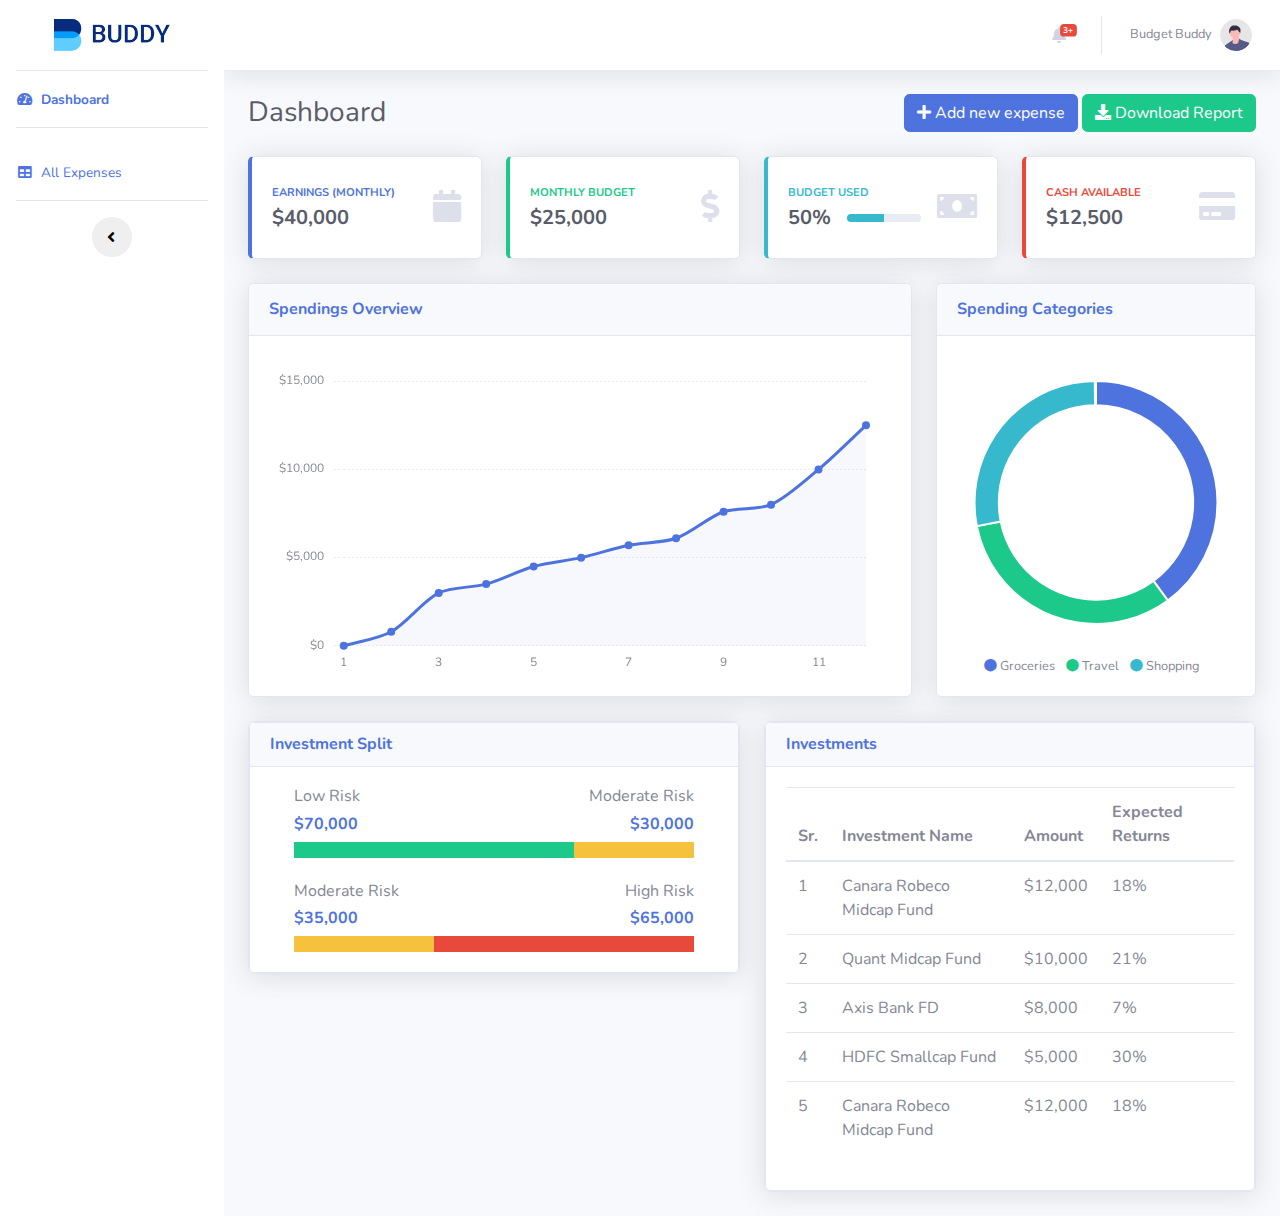
<file: index.html>
<!DOCTYPE html>
<html lang="en">

<head>

    <meta charset="utf-8">
    <meta http-equiv="X-UA-Compatible" content="IE=edge">
    <meta name="viewport" content="width=device-width, initial-scale=1, shrink-to-fit=no">
    <meta name="description" content="">
    <meta name="author" content="">

    <title>Budget Buddy | Dashboard</title>

    <!-- Custom fonts for this template-->
    <link href="vendor/fontawesome-free/css/all.min.css" rel="stylesheet" type="text/css">
    <link
        href="https://fonts.googleapis.com/css?family=Nunito:200,200i,300,300i,400,400i,600,600i,700,700i,800,800i,900,900i"
        rel="stylesheet">

    <!-- Custom styles for this template-->
    <link href="css/sb-admin-2.min.css" rel="stylesheet">

</head>

<body id="page-top">
    <!-- Page Wrapper -->
    <div id="wrapper">
        <!-- Sidebar -->
        <ul class="navbar-nav bg-sidebar sidebar accordion" id="accordionSidebar">
            <!-- Sidebar - Brand -->
            <a class="sidebar-brand d-flex align-items-center justify-content-center" href="index.html">
                <div class="sidebar-brand-icon">
                    <img src="./img/logo2.png" alt="Budget Buddy">
                </div>
            </a>

            <!-- Divider -->
            <hr class="sidebar-divider my-0">

            <!-- Nav Item - Dashboard -->
            <li class="nav-item active">
                <a class="nav-link" href="index.html">
                    <i class="fas fa-fw fa-tachometer-alt"></i>
                    <span>Dashboard</span></a>
            </li>

            <!-- Divider -->
            <hr class="sidebar-divider">

            <!-- Nav Item - Tables -->
            <li class="nav-item">
                <a class="nav-link" href="tables.html">
                    <i class="fas fa-fw fa-table"></i>
                    <span>All Expenses</span></a>
            </li>

            <!-- Divider -->
            <hr class="sidebar-divider d-none d-md-block">

            <!-- Sidebar Toggler (Sidebar) -->
            <div class="text-center d-none d-md-inline">
                <button class="rounded-circle border-0" id="sidebarToggle"></button>
            </div>
        </ul>
        <!-- End of Sidebar -->

        <!-- Content Wrapper -->
        <div id="content-wrapper" class="d-flex flex-column">

            <!-- Main Content -->
            <div id="content">

                <!-- Topbar -->
                <nav class="navbar navbar-expand navbar-light bg-white topbar mb-4 static-top shadow">

                    <!-- Sidebar Toggle (Topbar) -->
                    <button id="sidebarToggleTop" class="btn btn-link d-md-none rounded-circle mr-3">
                        <i class="fa fa-bars"></i>
                    </button>

                    <!-- Topbar Navbar -->
                    <ul class="navbar-nav ml-auto">

                        <!-- Nav Item - Search Dropdown -->
                        <li class="nav-item dropdown no-arrow d-sm-none">
                            <a class="nav-link dropdown-toggle" href="#" id="searchDropdown" role="button"
                                data-toggle="dropdown" aria-haspopup="true" aria-expanded="false">
                                <i class="fas fa-search fa-fw"></i>
                            </a>
                            <!-- Dropdown - Messages -->
                            <div class="dropdown-menu dropdown-menu-right p-3 shadow animated--grow-in"
                                aria-labelledby="searchDropdown">
                                <form class="form-inline mr-auto w-100 navbar-search">
                                    <div class="input-group">
                                        <input type="text" class="form-control bg-light border-0 small"
                                            placeholder="Search for..." aria-label="Search"
                                            aria-describedby="basic-addon2">
                                        <div class="input-group-append">
                                            <button class="btn btn-primary" type="button">
                                                <i class="fas fa-search fa-sm"></i>
                                            </button>
                                        </div>
                                    </div>
                                </form>
                            </div>
                        </li>

                        <!-- Nav Item - Alerts -->
                        <li class="nav-item dropdown no-arrow mx-1">
                            <a class="nav-link dropdown-toggle" href="#" id="alertsDropdown" role="button"
                                data-toggle="dropdown" aria-haspopup="true" aria-expanded="false">
                                <i class="fas fa-bell fa-fw"></i>
                                <!-- Counter - Alerts -->
                                <span class="badge badge-danger badge-counter">3+</span>
                            </a>
                            <!-- Dropdown - Alerts -->
                            <div class="dropdown-list dropdown-menu dropdown-menu-right shadow animated--grow-in"
                                aria-labelledby="alertsDropdown">
                                <h6 class="dropdown-header">
                                    Alerts Center
                                </h6>
                                <a class="dropdown-item d-flex align-items-center" href="#">
                                    <div class="mr-3">
                                        <div class="icon-circle bg-primary">
                                            <i class="fas fa-file-alt text-white"></i>
                                        </div>
                                    </div>
                                    <div>
                                        <div class="small text-gray-500">December 12, 2019</div>
                                        <span class="font-weight-bold">A new monthly report is ready to download!</span>
                                    </div>
                                </a>
                                <a class="dropdown-item d-flex align-items-center" href="#">
                                    <div class="mr-3">
                                        <div class="icon-circle bg-success">
                                            <i class="fas fa-donate text-white"></i>
                                        </div>
                                    </div>
                                    <div>
                                        <div class="small text-gray-500">December 7, 2019</div>
                                        $290.29 has been deposited into your account!
                                    </div>
                                </a>
                                <a class="dropdown-item d-flex align-items-center" href="#">
                                    <div class="mr-3">
                                        <div class="icon-circle bg-warning">
                                            <i class="fas fa-exclamation-triangle text-white"></i>
                                        </div>
                                    </div>
                                    <div>
                                        <div class="small text-gray-500">December 2, 2019</div>
                                        Spending Alert: We've noticed unusually high spending for your account.
                                    </div>
                                </a>
                                <a class="dropdown-item text-center small text-gray-500" href="#">Show All Alerts</a>
                            </div>
                        </li>
                        <div class="topbar-divider d-none d-sm-block"></div>

                        <!-- Nav Item - User Information -->
                        <li class="nav-item dropdown no-arrow">
                            <a class="nav-link dropdown-toggle" href="#" id="userDropdown" role="button"
                                data-toggle="dropdown" aria-haspopup="true" aria-expanded="false">
                                <span class="mr-2 d-none d-lg-inline text-gray-600 small">Budget Buddy</span>
                                <img class="img-profile rounded-circle" src="img/undraw_profile.svg">
                            </a>
                            <!-- Dropdown - User Information -->
                            <div class="dropdown-menu dropdown-menu-right shadow animated--grow-in"
                                aria-labelledby="userDropdown">
                                <a class="dropdown-item" href="#">
                                    <i class="fas fa-user fa-sm fa-fw mr-2 text-gray-400"></i>
                                    Profile
                                </a>
                                <a class="dropdown-item" href="#">
                                    <i class="fas fa-cogs fa-sm fa-fw mr-2 text-gray-400"></i>
                                    Settings
                                </a>
                                <div class="dropdown-divider"></div>
                                <a class="dropdown-item" href="#" data-toggle="modal" data-target="#logoutModal">
                                    <i class="fas fa-sign-out-alt fa-sm fa-fw mr-2 text-gray-400"></i>
                                    Logout
                                </a>
                            </div>
                        </li>

                    </ul>

                </nav>
                <!-- End of Topbar -->

                <!-- Begin Page Content -->
                <div class="container-fluid">

                    <!-- Page Heading -->
                    <div class="d-sm-flex align-items-center justify-content-between mb-4">
                        <h1 class="h3 mb-0 text-gray-800">Dashboard</h1>
                        <div>
                            <button class="btn btn-primary btn-md" data-toggle="modal" data-target="#addExpenseModal">
                                <i class="fas fa-plus"></i> Add new expense
                            </button>
                            <button class="btn btn-success btn-md" data-toggle="modal" data-target="#downloadReportModal">
                                <i class="fas fa-download"></i> Download Report
                            </button>
                        </div>
                    </div>
                    <!-- Modal Add Expense -->
                    <div class="modal fade" id="addExpenseModal" tabindex="-1" role="dialog"
                        aria-labelledby="addExpenseModalTitle" aria-hidden="true">
                        <div class="modal-dialog modal-dialog-centered" role="document">
                            <div class="modal-content">
                                <div class="modal-header">
                                    <h5 class="modal-title" id="exampleModalLongTitle">Add an expense</h5>
                                    <button type="button" class="close" data-dismiss="modal" aria-label="Close">
                                        <span aria-hidden="true">&times;</span>
                                    </button>
                                </div>
                                <div class="modal-body">
                                    <div class="container">
                                        <form>
                                            <div class="form-group">
                                                <label for="expensefor">Reason of Expense</label>
                                                <input type="text" class="form-control" id="expensefor"
                                                    placeholder="Expense, eg: Dinner with wife">
                                            </div>
                                            <div class="form-group">
                                                <label for="methodofpayment">Method of Payment</label>
                                                <select class="form-control" id="methodofpayment">
                                                    <option value="" selected disabled>Choose a method</option>
                                                    <option value="Cash">Cash</option>
                                                    <option value="Debit Card">Debit Card</option>
                                                    <option value="Credit Card">Credit Card</option>
                                                    <option value="Net Banking">Net Banking</option>
                                                    <option value="Other">Other</option>
                                                </select>
                                            </div>
                                            <div class="form-group">
                                                <label for="place">Place of Transaction</label>
                                                <input type="text" class="form-control" id="place"
                                                    placeholder="Place, eg: Mc Donald's">
                                            </div>
                                            <div class="form-group">
                                                <label for="date">Date</label>
                                                <input type="date" class="form-control" id="date">
                                            </div>
                                            <div class="form-group">
                                                <label for="amount">Amount</label>
                                                <div class="input-group">
                                                    <div class="input-group-prepend">
                                                        <div class="input-group-text">$</div>
                                                    </div>
                                                    <input type="number" class="form-control" id="amount">
                                                </div>
                                            </div>
                                        </form>
                                    </div>
                                </div>
                                <div class="modal-footer">
                                    <button type="button" class="btn btn-secondary" data-dismiss="modal">Close</button>
                                    <button type="button" class="btn btn-primary">Save</button>
                                </div>
                            </div>
                        </div>
                    </div>

                    <!-- Modal Download Report -->
                    <div class="modal fade" id="downloadReportModal" tabindex="-1" role="dialog"
                        aria-labelledby="downloadReportModalTitle" aria-hidden="true">
                        <div class="modal-dialog modal-dialog-centered" role="document">
                            <div class="modal-content">
                                <div class="modal-header">
                                    <h5 class="modal-title" id="downloadModalLongTitle">Download Monthly Report</h5>
                                    <button type="button" class="close" data-dismiss="modal" aria-label="Close">
                                        <span aria-hidden="true">&times;</span>
                                    </button>
                                </div>
                                <div class="modal-body">
                                    <div class="container">
                                        <form>
                                            <div class="container-fluid">
                                                <div class="row">
                                                    <div class="col-6">
                                                        <div class="form-group">
                                                            <label for="yearofreport">Select Year</label>
                                                            <select class="form-control" id="yearofreport">
                                                                <option value="" selected disabled>Choose Year</option>
                                                                <option value="2019">2019</option>
                                                                <option value="2020">2020</option>
                                                                <option value="2021">2021</option>
                                                                <option value="2022">2022</option>
                                                            </select>
                                                        </div>
                                                    </div>
                                                    <div class="col-6">
                                                        <div class="form-group">
                                                            <label for="monthofreport">Select Month</label>
                                                            <select class="form-control" id="monthofreport">
                                                                <option value="" selected disabled>Choose Month</option>
                                                                <option value="January">January</option>
                                                                <option value="February">February</option>
                                                                <option value="March">March</option>
                                                                <option value="April">April</option>
                                                                <option value="May">May</option>
                                                                <option value="June">June</option>
                                                                <option value="July">July</option>
                                                                <option value="August">August</option>
                                                                <option value="September">September</option>
                                                                <option value="October">October</option>
                                                                <option value="November">November</option>
                                                                <option value="December">December</option>
                                                            </select>
                                                        </div>
                                                    </div>
                                                </div>
                                            </div>
                                            <div class="form-group">
                                                <input type="checkbox" name="includeAnalysis" id="analysis">
                                                <label for="expensefor">Include Analysis</label>
                                            </div>
                                            
                                            
                                        </form>
                                    </div>
                                </div>
                                <div class="modal-footer">
                                    <button type="button" class="btn btn-secondary" data-dismiss="modal">Close</button>
                                    <button type="button" class="btn btn-primary">Save</button>
                                </div>
                            </div>
                        </div>
                    </div>


                    <!-- Content Row -->
                    <div class="row">

                        <!-- Earnings (Monthly) Card Example -->
                        <div class="col-xl-3 col-md-6 mb-4">
                            <div class="card border-left-primary shadow h-100 py-2">
                                <div class="card-body">
                                    <div class="row no-gutters align-items-center">
                                        <div class="col mr-2">
                                            <div class="text-xs font-weight-bold text-primary text-uppercase mb-1">
                                                Earnings (Monthly)</div>
                                            <div class="h5 mb-0 font-weight-bold text-gray-800">$40,000</div>
                                        </div>
                                        <div class="col-auto">
                                            <i class="fas fa-calendar fa-2x text-gray-300"></i>
                                        </div>
                                    </div>
                                </div>
                            </div>
                        </div>

                        <!-- Earnings (Monthly) Card Example -->
                        <div class="col-xl-3 col-md-6 mb-4">
                            <div class="card border-left-success shadow h-100 py-2">
                                <div class="card-body">
                                    <div class="row no-gutters align-items-center">
                                        <div class="col mr-2">
                                            <div class="text-xs font-weight-bold text-success text-uppercase mb-1">
                                                Monthly Budget</div>
                                            <div class="h5 mb-0 font-weight-bold text-gray-800">$25,000</div>
                                        </div>
                                        <div class="col-auto">
                                            <i class="fas fa-dollar-sign fa-2x text-gray-300"></i>
                                        </div>
                                    </div>
                                </div>
                            </div>
                        </div>

                        <!-- Earnings (Monthly) Card Example -->
                        <div class="col-xl-3 col-md-6 mb-4">
                            <div class="card border-left-info shadow h-100 py-2">
                                <div class="card-body">
                                    <div class="row no-gutters align-items-center">
                                        <div class="col mr-2">
                                            <div class="text-xs font-weight-bold text-info text-uppercase mb-1">Budget
                                                Used
                                            </div>
                                            <div class="row no-gutters align-items-center">
                                                <div class="col-auto">
                                                    <div class="h5 mb-0 mr-3 font-weight-bold text-gray-800">50%</div>
                                                </div>
                                                <div class="col">
                                                    <div class="progress progress-sm mr-2">
                                                        <div class="progress-bar bg-info" role="progressbar"
                                                            style="width: 50%" aria-valuenow="50" aria-valuemin="0"
                                                            aria-valuemax="100"></div>
                                                    </div>
                                                </div>
                                            </div>
                                        </div>
                                        <div class="col-auto">
                                            <i class="fas fa-money-bill fa-2x text-gray-300"></i>
                                        </div>
                                    </div>
                                </div>
                            </div>
                        </div>

                        <!-- Pending Requests Card Example -->
                        <div class="col-xl-3 col-md-6 mb-4">
                            <div class="card border-left-danger shadow h-100 py-2">
                                <div class="card-body">
                                    <div class="row no-gutters align-items-center">
                                        <div class="col mr-2">
                                            <div class="text-xs font-weight-bold text-danger text-uppercase mb-1">
                                                Cash Available</div>
                                            <div class="h5 mb-0 font-weight-bold text-gray-800">$12,500</div>
                                        </div>
                                        <div class="col-auto">
                                            <i class="fas fa-credit-card fa-2x text-gray-300"></i>
                                        </div>
                                    </div>
                                </div>
                            </div>
                        </div>
                    </div>

                    <!-- Content Row -->

                    <div class="row">

                        <!-- Area Chart -->
                        <div class="col-xl-8 col-lg-7">
                            <div class="card shadow mb-4">
                                <!-- Card Header - Dropdown -->
                                <div
                                    class="card-header py-3 d-flex flex-row align-items-center justify-content-between">
                                    <h6 class="m-0 font-weight-bold text-primary">Spendings Overview</h6>
                                </div>
                                <!-- Card Body -->
                                <div class="card-body">
                                    <div class="chart-area">
                                        <canvas id="myAreaChart"></canvas>
                                    </div>
                                </div>
                            </div>
                        </div>

                        <!-- Pie Chart -->
                        <div class="col-xl-4 col-lg-5">
                            <div class="card shadow mb-4">
                                <!-- Card Header - Dropdown -->
                                <div
                                    class="card-header py-3 d-flex flex-row align-items-center justify-content-between">
                                    <h6 class="m-0 font-weight-bold text-primary">Spending Categories</h6>
                                </div>
                                <!-- Card Body -->
                                <div class="card-body">
                                    <div class="chart-pie pt-4 pb-2">
                                        <canvas id="myPieChart"></canvas>
                                    </div>
                                    <div class="mt-4 text-center small">
                                        <span class="mr-2">
                                            <i class="fas fa-circle text-primary"></i> Groceries
                                        </span>
                                        <span class="mr-2">
                                            <i class="fas fa-circle text-success"></i> Travel
                                        </span>
                                        <span class="mr-2">
                                            <i class="fas fa-circle text-info"></i> Shopping
                                        </span>
                                    </div>
                                </div>
                            </div>
                        </div>
                    </div>


                    <div class="row">
                        <div class="col-xl-6 col-md-12">
                            <div class="card shadow mb-4">
                                <div class="card">
                                    <div class="card-header">
                                        <h6 class="text-primary m-0 font-weight-bold">Investment Split</h6>
                                    </div>
                                    <div class="card-body">
                                        <div class="container-fluid">
                                            <div class="d-flex justify-content-between">
                                                <h6>Low Risk</h6>
                                                <h6>Moderate Risk</h6>
                                            </div>
                                            <div class="d-flex justify-content-between text-primary">
                                                <h6 class="font-weight-bolder">$70,000</h6>
                                                <h6 class="font-weight-bolder">$30,000</h6>
                                            </div>
                                            <div class="progress-stacked d-flex">
                                                <div class="progress bg-success rounded-0" role="progressbar"
                                                    aria-label="Segment one" aria-valuenow="70" aria-valuemin="0"
                                                    aria-valuemax="100" style="width: 70%">
                                                    <div class="progress-bar"></div>
                                                </div>
                                                <div class="progress bg-warning rounded-0" role="progressbar"
                                                    aria-label="Segment two" aria-valuenow="30" aria-valuemin="0"
                                                    aria-valuemax="100" style="width: 30%">
                                                    <div class="progress-bar"></div>
                                                </div>
                                            </div>
                                        </div>

                                        <div class="container-fluid mt-4">
                                            <div class="d-flex justify-content-between">
                                                <h6>Moderate Risk</h6>
                                                <h6>High Risk</h6>
                                            </div>
                                            <div class="d-flex justify-content-between text-primary">
                                                <h6 class="font-weight-bolder">$35,000</h6>
                                                <h6 class="font-weight-bolder">$65,000</h6>
                                            </div>
                                            <div class="progress-stacked d-flex rounded-3 overflow-hidden">
                                                <div class="progress bg-warning rounded-0" role="progressbar"
                                                    aria-label="Segment one" aria-valuenow="35" aria-valuemin="0"
                                                    aria-valuemax="100" style="width: 35%">
                                                    <div class="progress-bar"></div>
                                                </div>
                                                <div class="progress bg-danger rounded-0" role="progressbar"
                                                    aria-label="Segment two" aria-valuenow="65" aria-valuemin="0"
                                                    aria-valuemax="100" style="width: 65%">
                                                    <div class="progress-bar"></div>
                                                </div>
                                            </div>
                                        </div>
                                    </div>
                                </div>
                            </div>
                        </div>
                        <div class="col-xl-6 col-md-12">
                            <div class="card shadow mb-4">
                                <div class="card">
                                    <div class="card-header">
                                        <h6 class="text-primary m-0 font-weight-bold">Investments</h6>
                                    </div>
                                    <div class="card-body">
                                        <table class="table table-stripped">
                                            <thead>
                                                <th>Sr.</th>
                                                <th>Investment Name</th>
                                                <th>Amount</th>
                                                <th>Expected Returns</th>
                                            </thead>
                                            <tbody>
                                                <tr>
                                                    <td>1</td>
                                                    <td>Canara Robeco Midcap Fund</td>
                                                    <td>$12,000</td>
                                                    <td>18%</td>
                                                </tr>
                                                <tr>
                                                    <td>2</td>
                                                    <td>Quant Midcap Fund</td>
                                                    <td>$10,000</td>
                                                    <td>21%</td>
                                                </tr>
                                                <tr>
                                                    <td>3</td>
                                                    <td>Axis Bank FD</td>
                                                    <td>$8,000</td>
                                                    <td>7%</td>
                                                </tr>
                                                <tr>
                                                    <td>4</td>
                                                    <td>HDFC Smallcap Fund</td>
                                                    <td>$5,000</td>
                                                    <td>30%</td>
                                                </tr>
                                                <tr>
                                                    <td>5</td>
                                                    <td>Canara Robeco Midcap Fund</td>
                                                    <td>$12,000</td>
                                                    <td>18%</td>
                                                </tr>
                                            </tbody>
                                        </table>
                                    </div>
                                </div>
                            </div>
                        </div>
                    </div>
                    <!-- /.container-fluid -->

                </div>
                <!-- End of Main Content -->

            </div>
            <!-- End of Content Wrapper -->

        </div>
        <!-- End of Page Wrapper -->

        <!-- Scroll to Top Button-->
        <a class="scroll-to-top rounded" href="#page-top">
            <i class="fas fa-angle-up"></i>
        </a>

        <!-- Logout Modal-->
        <div class="modal fade" id="logoutModal" tabindex="-1" role="dialog" aria-labelledby="exampleModalLabel"
            aria-hidden="true">
            <div class="modal-dialog" role="document">
                <div class="modal-content">
                    <div class="modal-header">
                        <h5 class="modal-title" id="exampleModalLabel">Ready to Leave?</h5>
                        <button class="close" type="button" data-dismiss="modal" aria-label="Close">
                            <span aria-hidden="true">×</span>
                        </button>
                    </div>
                    <div class="modal-body">Select "Logout" below if you are ready to end your current session.</div>
                    <div class="modal-footer">
                        <button class="btn btn-secondary" type="button" data-dismiss="modal">Cancel</button>
                        <a class="btn btn-primary" href="login.html">Logout</a>
                    </div>
                </div>
            </div>
        </div>

        <!-- Bootstrap core JavaScript-->
        <script src="vendor/jquery/jquery.min.js"></script>
        <script src="vendor/bootstrap/js/bootstrap.bundle.min.js"></script>

        <!-- Core plugin JavaScript-->
        <script src="vendor/jquery-easing/jquery.easing.min.js"></script>

        <!-- Custom scripts for all pages-->
        <script src="js/sb-admin-2.min.js"></script>

        <!-- Page level plugins -->
        <script src="vendor/chart.js/Chart.min.js"></script>

        <!-- Page level custom scripts -->
        <script src="js/demo/chart-area-demo.js"></script>
        <script src="js/demo/chart-pie-demo.js"></script>


        <script>

        </script>
</body>

</html>
</file>
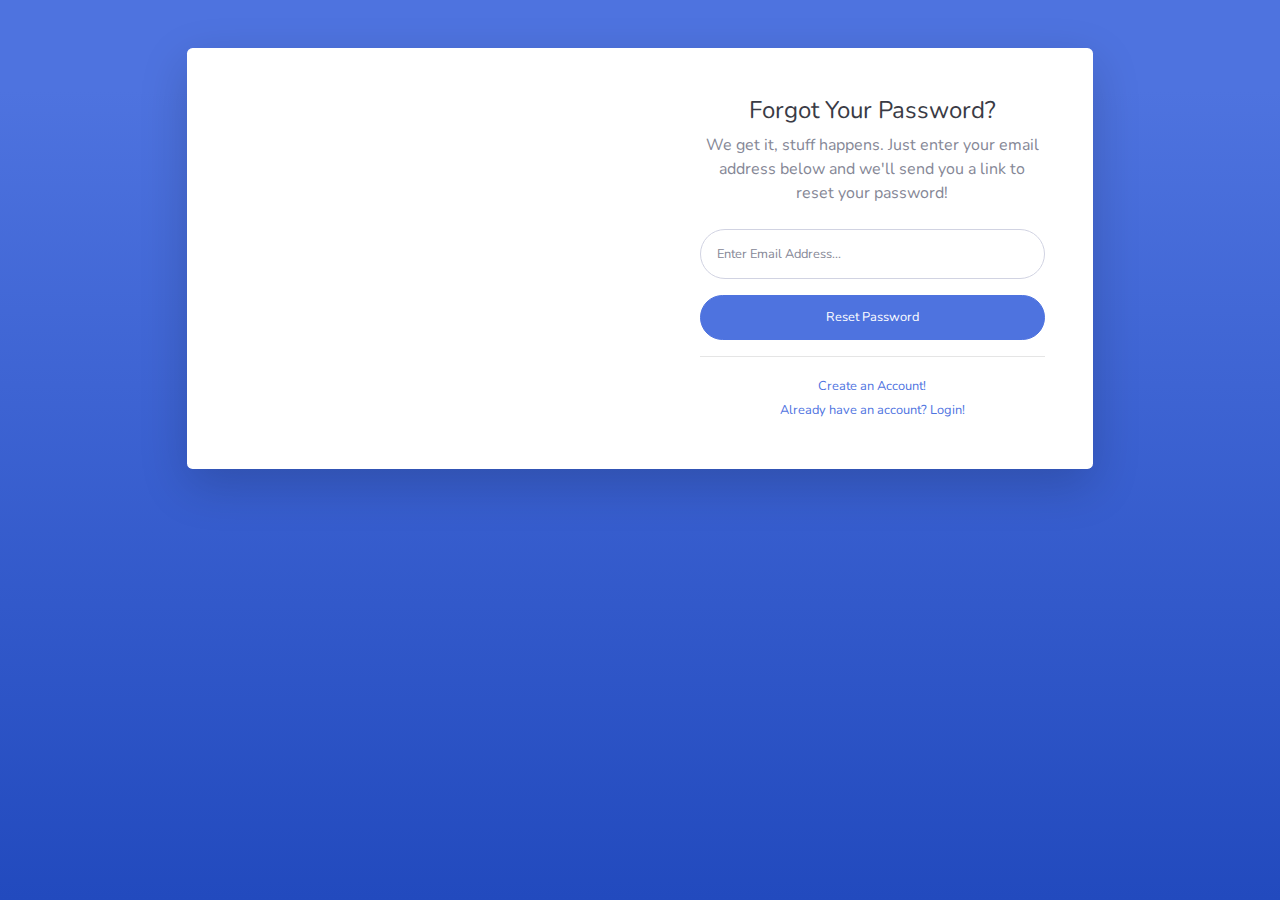
<file: forgot-password.html>
<!DOCTYPE html>
<html lang="en">

<head>

    <meta charset="utf-8">
    <meta http-equiv="X-UA-Compatible" content="IE=edge">
    <meta name="viewport" content="width=device-width, initial-scale=1, shrink-to-fit=no">
    <meta name="description" content="">
    <meta name="author" content="">

    <title>SB Admin 2 - Forgot Password</title>

    <!-- Custom fonts for this template-->
    <link href="vendor/fontawesome-free/css/all.min.css" rel="stylesheet" type="text/css">
    <link
        href="https://fonts.googleapis.com/css?family=Nunito:200,200i,300,300i,400,400i,600,600i,700,700i,800,800i,900,900i"
        rel="stylesheet">

    <!-- Custom styles for this template-->
    <link href="css/sb-admin-2.min.css" rel="stylesheet">

</head>

<body class="bg-gradient-primary">

    <div class="container">

        <!-- Outer Row -->
        <div class="row justify-content-center">

            <div class="col-xl-10 col-lg-12 col-md-9">

                <div class="card o-hidden border-0 shadow-lg my-5">
                    <div class="card-body p-0">
                        <!-- Nested Row within Card Body -->
                        <div class="row">
                            <div class="col-lg-6 d-none d-lg-block bg-password-image"></div>
                            <div class="col-lg-6">
                                <div class="p-5">
                                    <div class="text-center">
                                        <h1 class="h4 text-gray-900 mb-2">Forgot Your Password?</h1>
                                        <p class="mb-4">We get it, stuff happens. Just enter your email address below
                                            and we'll send you a link to reset your password!</p>
                                    </div>
                                    <form class="user">
                                        <div class="form-group">
                                            <input type="email" class="form-control form-control-user"
                                                id="exampleInputEmail" aria-describedby="emailHelp"
                                                placeholder="Enter Email Address...">
                                        </div>
                                        <a href="login.html" class="btn btn-primary btn-user btn-block">
                                            Reset Password
                                        </a>
                                    </form>
                                    <hr>
                                    <div class="text-center">
                                        <a class="small" href="register.html">Create an Account!</a>
                                    </div>
                                    <div class="text-center">
                                        <a class="small" href="login.html">Already have an account? Login!</a>
                                    </div>
                                </div>
                            </div>
                        </div>
                    </div>
                </div>

            </div>

        </div>

    </div>

    <!-- Bootstrap core JavaScript-->
    <script src="vendor/jquery/jquery.min.js"></script>
    <script src="vendor/bootstrap/js/bootstrap.bundle.min.js"></script>

    <!-- Core plugin JavaScript-->
    <script src="vendor/jquery-easing/jquery.easing.min.js"></script>

    <!-- Custom scripts for all pages-->
    <script src="js/sb-admin-2.min.js"></script>

</body>

</html>
</file>
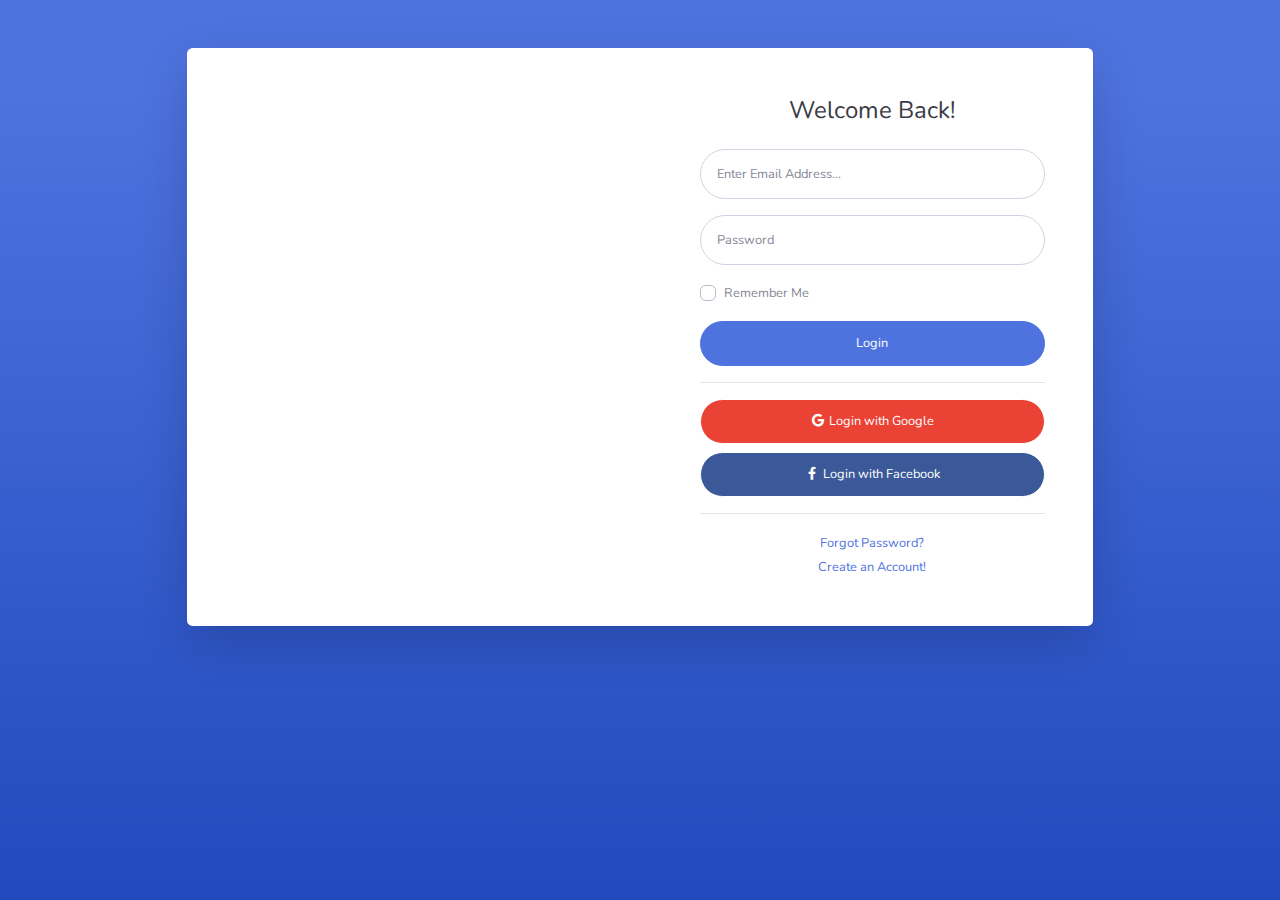
<file: login.html>
<!DOCTYPE html>
<html lang="en">

<head>

    <meta charset="utf-8">
    <meta http-equiv="X-UA-Compatible" content="IE=edge">
    <meta name="viewport" content="width=device-width, initial-scale=1, shrink-to-fit=no">
    <meta name="description" content="">
    <meta name="author" content="">

    <title>Budget Buddy</title>

    <!-- Custom fonts for this template-->
    <link href="vendor/fontawesome-free/css/all.min.css" rel="stylesheet" type="text/css">
    <link
        href="https://fonts.googleapis.com/css?family=Nunito:200,200i,300,300i,400,400i,600,600i,700,700i,800,800i,900,900i"
        rel="stylesheet">

    <!-- Custom styles for this template-->
    <link href="css/sb-admin-2.min.css" rel="stylesheet">

</head>

<body class="bg-gradient-primary">

    <div class="container">

        <!-- Outer Row -->
        <div class="row justify-content-center">

            <div class="col-xl-10 col-lg-12 col-md-9">

                <div class="card o-hidden border-0 shadow-lg my-5">
                    <div class="card-body p-0">
                        <!-- Nested Row within Card Body -->
                        <div class="row">
                            <div class="col-lg-6 d-none d-lg-block bg-login-image"></div>
                            <div class="col-lg-6">
                                <div class="p-5">
                                    <div class="text-center">
                                        <h1 class="h4 text-gray-900 mb-4">Welcome Back!</h1>
                                    </div>
                                    <form class="user">
                                        <div class="form-group">
                                            <input type="email" class="form-control form-control-user"
                                                id="exampleInputEmail" aria-describedby="emailHelp"
                                                placeholder="Enter Email Address...">
                                        </div>
                                        <div class="form-group">
                                            <input type="password" class="form-control form-control-user"
                                                id="exampleInputPassword" placeholder="Password">
                                        </div>
                                        <div class="form-group">
                                            <div class="custom-control custom-checkbox small">
                                                <input type="checkbox" class="custom-control-input" id="customCheck">
                                                <label class="custom-control-label" for="customCheck">Remember
                                                    Me</label>
                                            </div>
                                        </div>
                                        <a href="index.html" class="btn btn-primary btn-user btn-block">
                                            Login
                                        </a>
                                        <hr>
                                        <a href="index.html" class="btn btn-google btn-user btn-block">
                                            <i class="fab fa-google fa-fw"></i> Login with Google
                                        </a>
                                        <a href="index.html" class="btn btn-facebook btn-user btn-block">
                                            <i class="fab fa-facebook-f fa-fw"></i> Login with Facebook
                                        </a>
                                    </form>
                                    <hr>
                                    <div class="text-center">
                                        <a class="small" href="forgot-password.html">Forgot Password?</a>
                                    </div>
                                    <div class="text-center">
                                        <a class="small" href="register.html">Create an Account!</a>
                                    </div>
                                </div>
                            </div>
                        </div>
                    </div>
                </div>

            </div>

        </div>

    </div>

    <!-- Bootstrap core JavaScript-->
    <script src="vendor/jquery/jquery.min.js"></script>
    <script src="vendor/bootstrap/js/bootstrap.bundle.min.js"></script>

    <!-- Core plugin JavaScript-->
    <script src="vendor/jquery-easing/jquery.easing.min.js"></script>

    <!-- Custom scripts for all pages-->
    <script src="js/sb-admin-2.min.js"></script>

</body>

</html>
</file>
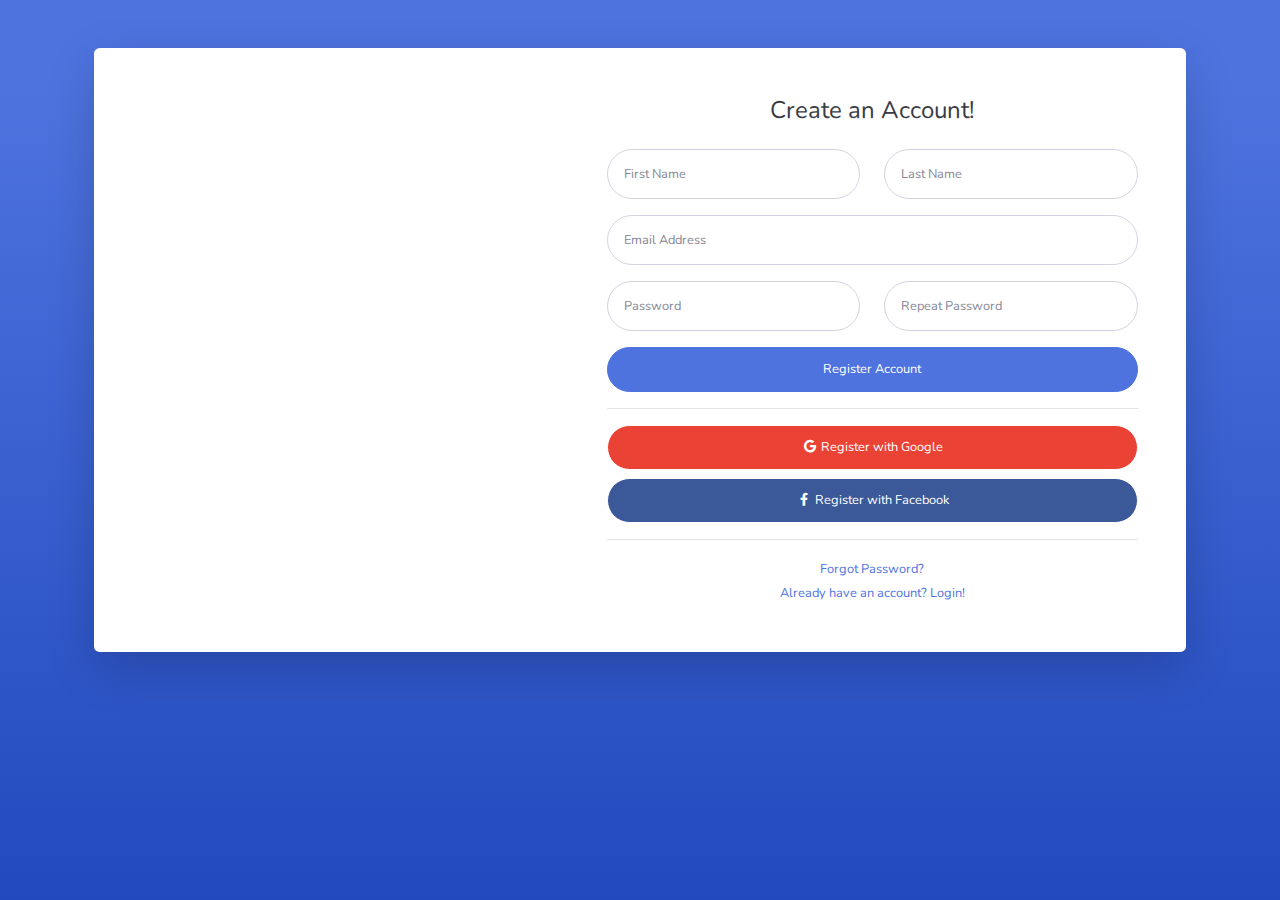
<file: register.html>
<!DOCTYPE html>
<html lang="en">

<head>

    <meta charset="utf-8">
    <meta http-equiv="X-UA-Compatible" content="IE=edge">
    <meta name="viewport" content="width=device-width, initial-scale=1, shrink-to-fit=no">
    <meta name="description" content="">
    <meta name="author" content="">

    <title>SB Admin 2 - Register</title>

    <!-- Custom fonts for this template-->
    <link href="vendor/fontawesome-free/css/all.min.css" rel="stylesheet" type="text/css">
    <link
        href="https://fonts.googleapis.com/css?family=Nunito:200,200i,300,300i,400,400i,600,600i,700,700i,800,800i,900,900i"
        rel="stylesheet">

    <!-- Custom styles for this template-->
    <link href="css/sb-admin-2.min.css" rel="stylesheet">

</head>

<body class="bg-gradient-primary">

    <div class="container">

        <div class="card o-hidden border-0 shadow-lg my-5">
            <div class="card-body p-0">
                <!-- Nested Row within Card Body -->
                <div class="row">
                    <div class="col-lg-5 d-none d-lg-block bg-register-image"></div>
                    <div class="col-lg-7">
                        <div class="p-5">
                            <div class="text-center">
                                <h1 class="h4 text-gray-900 mb-4">Create an Account!</h1>
                            </div>
                            <form class="user">
                                <div class="form-group row">
                                    <div class="col-sm-6 mb-3 mb-sm-0">
                                        <input type="text" class="form-control form-control-user" id="exampleFirstName"
                                            placeholder="First Name">
                                    </div>
                                    <div class="col-sm-6">
                                        <input type="text" class="form-control form-control-user" id="exampleLastName"
                                            placeholder="Last Name">
                                    </div>
                                </div>
                                <div class="form-group">
                                    <input type="email" class="form-control form-control-user" id="exampleInputEmail"
                                        placeholder="Email Address">
                                </div>
                                <div class="form-group row">
                                    <div class="col-sm-6 mb-3 mb-sm-0">
                                        <input type="password" class="form-control form-control-user"
                                            id="exampleInputPassword" placeholder="Password">
                                    </div>
                                    <div class="col-sm-6">
                                        <input type="password" class="form-control form-control-user"
                                            id="exampleRepeatPassword" placeholder="Repeat Password">
                                    </div>
                                </div>
                                <a href="login.html" class="btn btn-primary btn-user btn-block">
                                    Register Account
                                </a>
                                <hr>
                                <a href="index.html" class="btn btn-google btn-user btn-block">
                                    <i class="fab fa-google fa-fw"></i> Register with Google
                                </a>
                                <a href="index.html" class="btn btn-facebook btn-user btn-block">
                                    <i class="fab fa-facebook-f fa-fw"></i> Register with Facebook
                                </a>
                            </form>
                            <hr>
                            <div class="text-center">
                                <a class="small" href="forgot-password.html">Forgot Password?</a>
                            </div>
                            <div class="text-center">
                                <a class="small" href="login.html">Already have an account? Login!</a>
                            </div>
                        </div>
                    </div>
                </div>
            </div>
        </div>

    </div>

    <!-- Bootstrap core JavaScript-->
    <script src="vendor/jquery/jquery.min.js"></script>
    <script src="vendor/bootstrap/js/bootstrap.bundle.min.js"></script>

    <!-- Core plugin JavaScript-->
    <script src="vendor/jquery-easing/jquery.easing.min.js"></script>

    <!-- Custom scripts for all pages-->
    <script src="js/sb-admin-2.min.js"></script>

</body>

</html>
</file>
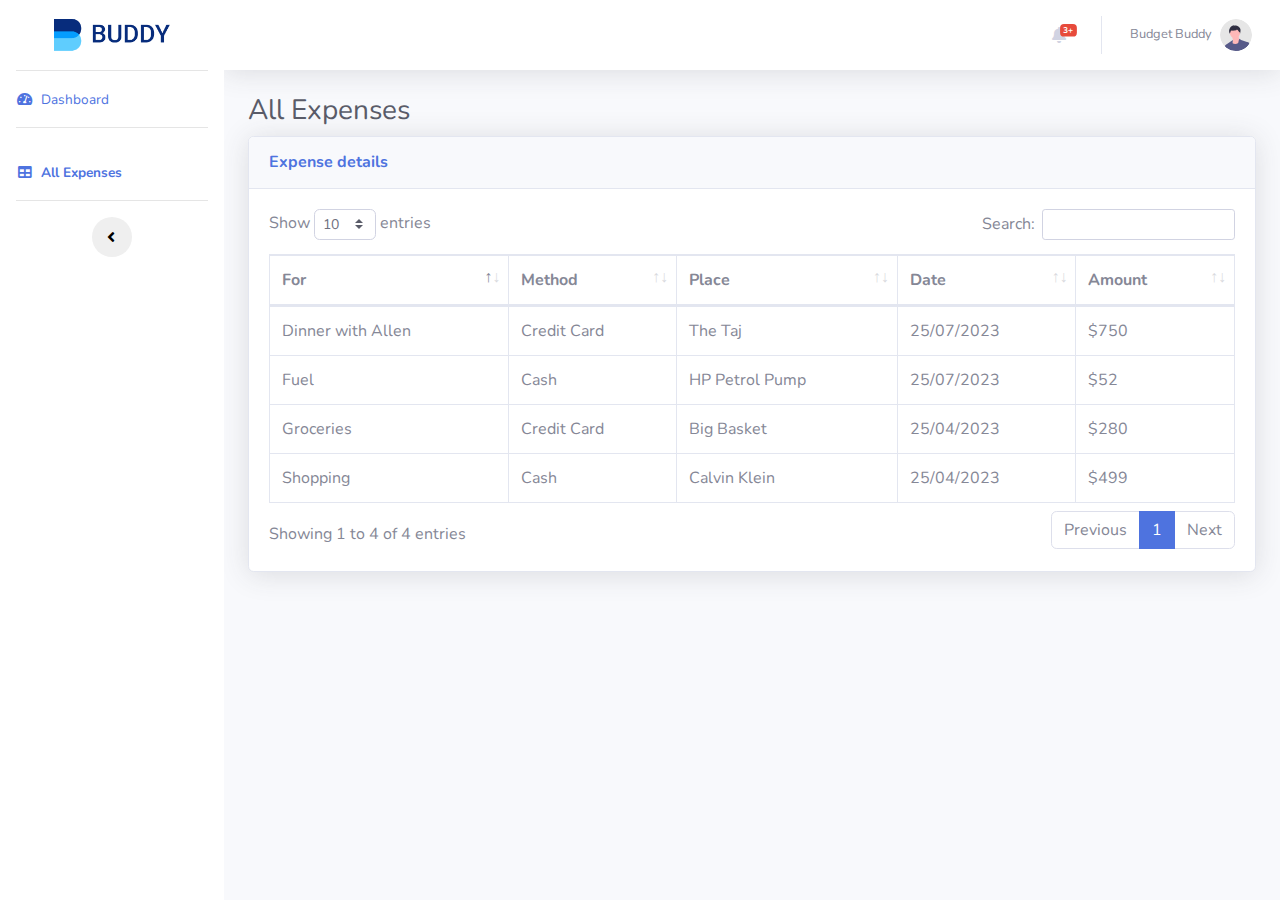
<file: tables.html>
<!DOCTYPE html>
<html lang="en">

<head>

    <meta charset="utf-8">
    <meta http-equiv="X-UA-Compatible" content="IE=edge">
    <meta name="viewport" content="width=device-width, initial-scale=1, shrink-to-fit=no">
    <meta name="description" content="">
    <meta name="author" content="">

    <title>Budget Buddy | All Expenses</title>

    <!-- Custom fonts for this template -->
    <link href="vendor/fontawesome-free/css/all.min.css" rel="stylesheet" type="text/css">
    <link
        href="https://fonts.googleapis.com/css?family=Nunito:200,200i,300,300i,400,400i,600,600i,700,700i,800,800i,900,900i"
        rel="stylesheet">

    <!-- Custom styles for this template -->
    <link href="css/sb-admin-2.min.css" rel="stylesheet">

    <!-- Custom styles for this page -->
    <link href="vendor/datatables/dataTables.bootstrap4.min.css" rel="stylesheet">

</head>

<body id="page-top">

    <!-- Page Wrapper -->
    <div id="wrapper">

        <!-- Sidebar -->
        <ul class="navbar-nav bg-sidebar sidebar accordion" id="accordionSidebar">

            <!-- Sidebar - Brand -->
            <a class="sidebar-brand d-flex align-items-center justify-content-center" href="index.html">
                <div class="sidebar-brand-icon">
                    <img src="./img/logo2.png" alt="Budget Buddy">
                </div>
            </a>

            <!-- Divider -->
            <hr class="sidebar-divider my-0">

            <!-- Nav Item - Dashboard -->
            <li class="nav-item">
                <a class="nav-link" href="index.html">
                    <i class="fas fa-fw fa-tachometer-alt"></i>
                    <span>Dashboard</span></a>
            </li>

            <!-- Divider -->
            <hr class="sidebar-divider">

            <!-- Nav Item - Tables -->
            <li class="nav-item active">
                <a class="nav-link" href="tables.html">
                    <i class="fas fa-fw fa-table"></i>
                    <span>All Expenses</span></a>
            </li>

            <!-- Divider -->
            <hr class="sidebar-divider d-none d-md-block">

            <!-- Sidebar Toggler (Sidebar) -->
            <div class="text-center d-none d-md-inline">
                <button class="rounded-circle border-0" id="sidebarToggle"></button>
            </div>

        </ul>
        <!-- End of Sidebar -->

        <!-- Content Wrapper -->
        <div id="content-wrapper" class="d-flex flex-column">

            <!-- Main Content -->
            <div id="content">

                <!-- Topbar -->
                <nav class="navbar navbar-expand navbar-light bg-white topbar mb-4 static-top shadow">

                    <!-- Sidebar Toggle (Topbar) -->
                    <form class="form-inline">
                        <button id="sidebarToggleTop" class="btn btn-link d-md-none rounded-circle mr-3">
                            <i class="fa fa-bars"></i>
                        </button>
                    </form>

                    <!-- Topbar Navbar -->
                    <ul class="navbar-nav ml-auto">

                        <!-- Nav Item - Alerts -->
                        <li class="nav-item dropdown no-arrow mx-1">
                            <a class="nav-link dropdown-toggle" href="#" id="alertsDropdown" role="button"
                                data-toggle="dropdown" aria-haspopup="true" aria-expanded="false">
                                <i class="fas fa-bell fa-fw"></i>
                                <!-- Counter - Alerts -->
                                <span class="badge badge-danger badge-counter">3+</span>
                            </a>
                            <!-- Dropdown - Alerts -->
                            <div class="dropdown-list dropdown-menu dropdown-menu-right shadow animated--grow-in"
                                aria-labelledby="alertsDropdown">
                                <h6 class="dropdown-header">
                                    Alerts Center
                                </h6>
                                <a class="dropdown-item d-flex align-items-center" href="#">
                                    <div class="mr-3">
                                        <div class="icon-circle bg-primary">
                                            <i class="fas fa-file-alt text-white"></i>
                                        </div>
                                    </div>
                                    <div>
                                        <div class="small text-gray-500">December 12, 2019</div>
                                        <span class="font-weight-bold">A new monthly report is ready to download!</span>
                                    </div>
                                </a>
                                <a class="dropdown-item d-flex align-items-center" href="#">
                                    <div class="mr-3">
                                        <div class="icon-circle bg-success">
                                            <i class="fas fa-donate text-white"></i>
                                        </div>
                                    </div>
                                    <div>
                                        <div class="small text-gray-500">December 7, 2019</div>
                                        $290.29 has been deposited into your account!
                                    </div>
                                </a>
                                <a class="dropdown-item d-flex align-items-center" href="#">
                                    <div class="mr-3">
                                        <div class="icon-circle bg-warning">
                                            <i class="fas fa-exclamation-triangle text-white"></i>
                                        </div>
                                    </div>
                                    <div>
                                        <div class="small text-gray-500">December 2, 2019</div>
                                        Spending Alert: We've noticed unusually high spending for your account.
                                    </div>
                                </a>
                                <a class="dropdown-item text-center small text-gray-500" href="#">Show All Alerts</a>
                            </div>
                        </li>

                        <div class="topbar-divider d-none d-sm-block"></div>

                        <!-- Nav Item - User Information -->
                        <li class="nav-item dropdown no-arrow">
                            <a class="nav-link dropdown-toggle" href="#" id="userDropdown" role="button"
                                data-toggle="dropdown" aria-haspopup="true" aria-expanded="false">
                                <span class="mr-2 d-none d-lg-inline text-gray-600 small">Budget Buddy</span>
                                <img class="img-profile rounded-circle"
                                    src="img/undraw_profile.svg">
                            </a>
                            <!-- Dropdown - User Information -->
                            <div class="dropdown-menu dropdown-menu-right shadow animated--grow-in"
                                aria-labelledby="userDropdown">
                                <a class="dropdown-item" href="#">
                                    <i class="fas fa-user fa-sm fa-fw mr-2 text-gray-400"></i>
                                    Profile
                                </a>
                                <a class="dropdown-item" href="#">
                                    <i class="fas fa-cogs fa-sm fa-fw mr-2 text-gray-400"></i>
                                    Settings
                                </a>
                                <div class="dropdown-divider"></div>
                                <a class="dropdown-item" href="#" data-toggle="modal" data-target="#logoutModal">
                                    <i class="fas fa-sign-out-alt fa-sm fa-fw mr-2 text-gray-400"></i>
                                    Logout
                                </a>
                            </div>
                        </li>

                    </ul>

                </nav>
                <!-- End of Topbar -->

                <!-- Begin Page Content -->
                <div class="container-fluid">

                    <!-- Page Heading -->
                    <h1 class="h3 mb-2 text-gray-800">All Expenses</h1>

                    <!-- DataTales Example -->
                    <div class="card shadow mb-4">
                        <div class="card-header py-3">
                            <h6 class="m-0 font-weight-bold text-primary">Expense details</h6>
                        </div>
                        <div class="card-body">
                            <div class="table-responsive">
                                <table class="table table-bordered" id="dataTable" width="100%" cellspacing="0">
                                    <thead>
                                        <tr>
                                            <th>For</th>
                                            <th>Method</th>
                                            <th>Place</th>
                                            <th>Date</th>
                                            <th>Amount</th>
                                        </tr>
                                    </thead>
                                    <tbody>
                                        <tr>
                                            <td>Groceries</td>
                                            <td>Credit Card</td>
                                            <td>Big Basket</td>
                                            <td>25/04/2023</td>
                                            <td>$280</td>
                                        </tr>
                                        <tr>
                                            <td>Dinner with Allen</td>
                                            <td>Credit Card</td>
                                            <td>The Taj</td>
                                            <td>25/07/2023</td>
                                            <td>$750</td>
                                        </tr>
                                        <tr>
                                            <td>Shopping</td>
                                            <td>Cash</td>
                                            <td>Calvin Klein</td>
                                            <td>25/04/2023</td>
                                            <td>$499</td>
                                        </tr>
                                        <tr>
                                            <td>Fuel</td>
                                            <td>Cash</td>
                                            <td>HP Petrol Pump</td>
                                            <td>25/07/2023</td>
                                            <td>$52</td>
                                        </tr>
                                    </tbody>
                                </table>
                            </div>
                        </div>
                    </div>

                </div>
                <!-- /.container-fluid -->

            </div>
            <!-- End of Main Content -->

        </div>
        <!-- End of Content Wrapper -->

    </div>
    <!-- End of Page Wrapper -->

    <!-- Scroll to Top Button-->
    <a class="scroll-to-top rounded" href="#page-top">
        <i class="fas fa-angle-up"></i>
    </a>

    <!-- Logout Modal-->
    <div class="modal fade" id="logoutModal" tabindex="-1" role="dialog" aria-labelledby="exampleModalLabel"
        aria-hidden="true">
        <div class="modal-dialog" role="document">
            <div class="modal-content">
                <div class="modal-header">
                    <h5 class="modal-title" id="exampleModalLabel">Ready to Leave?</h5>
                    <button class="close" type="button" data-dismiss="modal" aria-label="Close">
                        <span aria-hidden="true">×</span>
                    </button>
                </div>
                <div class="modal-body">Select "Logout" below if you are ready to end your current session.</div>
                <div class="modal-footer">
                    <button class="btn btn-secondary" type="button" data-dismiss="modal">Cancel</button>
                    <a class="btn btn-primary" href="login.html">Logout</a>
                </div>
            </div>
        </div>
    </div>

    <!-- Bootstrap core JavaScript-->
    <script src="vendor/jquery/jquery.min.js"></script>
    <script src="vendor/bootstrap/js/bootstrap.bundle.min.js"></script>

    <!-- Core plugin JavaScript-->
    <script src="vendor/jquery-easing/jquery.easing.min.js"></script>

    <!-- Custom scripts for all pages-->
    <script src="js/sb-admin-2.min.js"></script>

    <!-- Page level plugins -->
    <script src="vendor/datatables/jquery.dataTables.min.js"></script>
    <script src="vendor/datatables/dataTables.bootstrap4.min.js"></script>

    <!-- Page level custom scripts -->
    <script src="js/demo/datatables-demo.js"></script>

</body>

</html>
</file>
